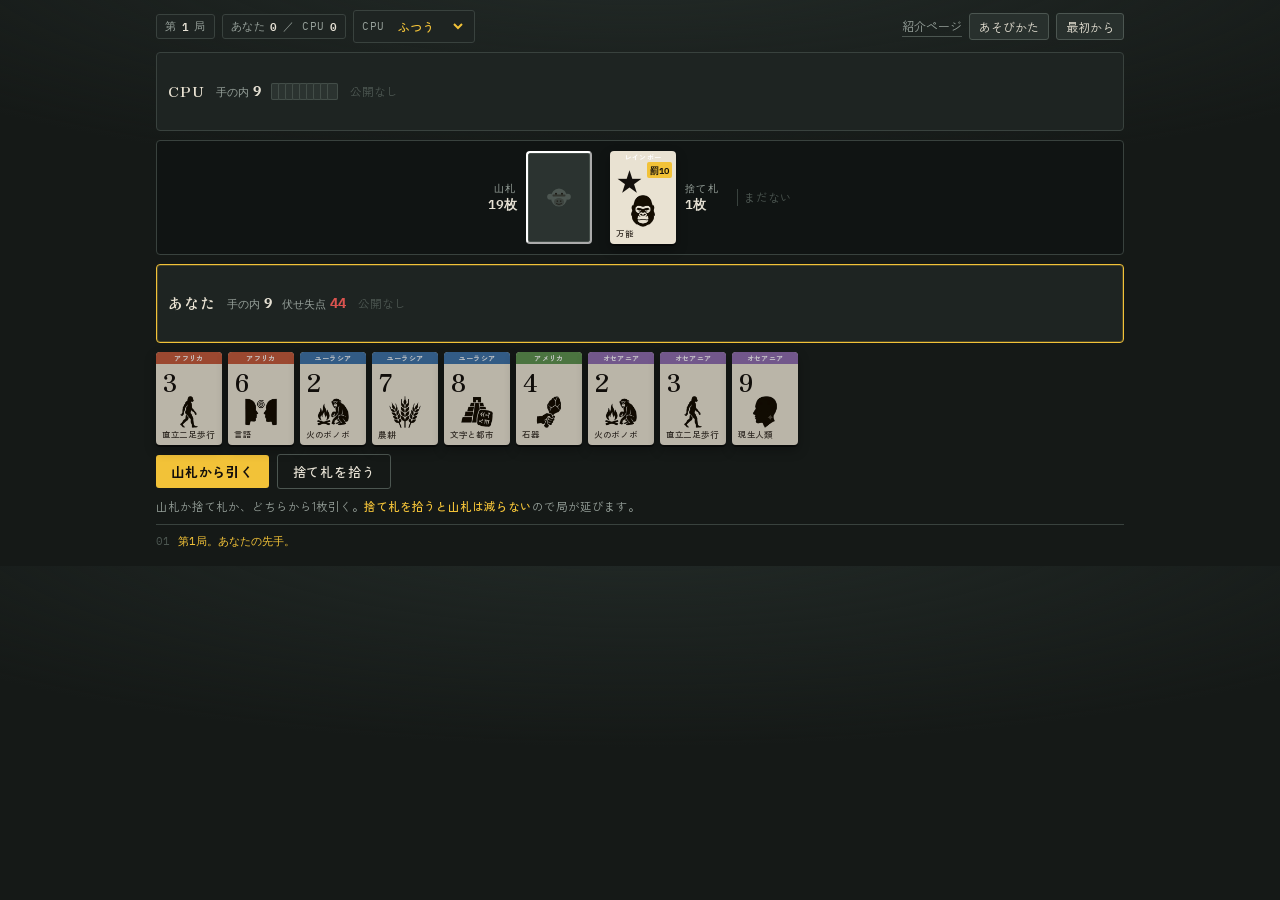
<file: app/index.html>
<!doctype html>
<html lang="ja">
<head>
<meta charset="utf-8">
<meta name="viewport" content="width=device-width,initial-scale=1,viewport-fit=cover">
<link rel="canonical" href="https://pikaring.github.io/gorilla-gorilla-gorilla/app/">
<title>若い類人猿のための第三のゴリラ</title>
<link rel="preconnect" href="https://fonts.googleapis.com">
<link rel="preconnect" href="https://fonts.gstatic.com" crossorigin>
<link rel="stylesheet" href="https://fonts.googleapis.com/css2?family=Zen+Antique&family=Zen+Kaku+Gothic+New:wght@400;500;700&family=IBM+Plex+Mono:wght@400;600&display=swap">
<style>
  :root{
    --bg:#151917; --bg2:#101413; --panel:#1E2422; --panel2:#28302D;
    --line:#39423E; --line2:#4C5651;
    --fg:#E6E1D4; --muted:#96A09A;
    --bone:#E9E2D2; --bone2:#D3CBB8; --ink:#14100C;
    --af:#C25A3C; --eu:#3F72A6; --am:#5E9150; --oc:#8E6DAE;
    --banana:#F2C238; --alarm:#D9534F; --ok:#6FA96B;
    --disp:"Zen Antique","Hiragino Mincho ProN","Yu Mincho",serif;
    --body:"Zen Kaku Gothic New","Hiragino Sans","Noto Sans JP",sans-serif;
    --mono:"IBM Plex Mono",ui-monospace,SFMono-Regular,Menlo,monospace;
    color-scheme:dark;
    padding-top:env(safe-area-inset-top, 0px);
    padding-bottom:env(safe-area-inset-bottom, 0px);
  }
  *{box-sizing:border-box}
  /* 単体配信（GitHub Pages）では骨組みが付かないので、自前で持つ。
     作者スタイルはブラウザ標準の [hidden]{display:none} に勝つため、!important が要る。 */
  [hidden]{display:none!important}
  img{max-width:100%}
  body{margin:0; background:var(--bg); color:var(--fg); font-family:var(--body); font-size:15px; line-height:1.5;
    -webkit-text-size-adjust:100%;
    background-image:radial-gradient(120% 70% at 50% -10%, #232b28 0%, rgba(21,25,23,0) 60%)}
  .wrap{max-width:1000px; margin:0 auto; padding-inline:16px; padding-block:10px 16px;
    display:flex; flex-direction:column; gap:9px}

  /* ── 細い操作帯（タイトルは紹介ページへ逃がした） ── */
  .bar{display:flex; flex-wrap:wrap; gap:7px; align-items:center}
  .bar .spacer{flex:1 1 auto}
  .chip{font-family:var(--mono); font-size:11px; letter-spacing:.05em; color:var(--muted);
    background:var(--panel); border:1px solid var(--line); border-radius:3px; padding:3px 8px;
    display:flex; gap:5px; align-items:center}
  .chip b{color:var(--fg); font-weight:600; font-variant-numeric:tabular-nums}
  select,.btn{font-family:var(--body); font-size:12px; color:var(--fg); background:var(--panel2);
    border:1px solid var(--line2); border-radius:3px; padding:4px 9px; cursor:pointer}
  select{padding:3px 4px; background:transparent; border:none; color:var(--banana); font-weight:500}
  .btn:hover{background:var(--line)}
  .btn:focus-visible, select:focus-visible, .card:focus-visible{outline:2px solid var(--banana); outline-offset:2px}
  .home{color:var(--muted); font-size:12px; text-decoration:none; border-bottom:1px solid var(--line2); padding-bottom:1px}
  .home:hover{color:var(--banana); border-color:var(--banana)}

  /* ── 対戦者の列（公開組を同じ行に畳んだ） ── */
  .side{display:flex; gap:12px; align-items:center; flex-wrap:wrap; min-height:79px;
    background:var(--panel); border:1px solid var(--line); border-radius:4px; padding:7px 11px}
  .side.active{border-color:var(--banana); box-shadow:inset 0 0 0 1px rgba(242,194,56,.22)}
  .sideinfo{display:flex; gap:10px; align-items:center; flex-wrap:wrap; min-width:150px}
  .who{font-family:var(--disp); font-size:15px; letter-spacing:.08em; color:var(--bone)}
  .stat{font-family:var(--mono); font-size:10.5px; color:var(--muted); display:flex; gap:4px; align-items:baseline}
  .stat b{font-size:14px; color:var(--fg); font-variant-numeric:tabular-nums}
  .stat.pen b{color:var(--alarm)}
  .backfan{display:flex}
  .backfan i{display:block;width:11px;height:17px;border-radius:2px;background-color:#2B3330;
    box-shadow:inset 0 0 0 1px #434D48; margin-left:-4px}
  .backfan i:first-child{margin-left:0}
  .melds{display:flex; gap:10px; flex-wrap:wrap; align-items:center}
  .meldset{display:flex; gap:2px; padding:3px; border:1px dashed var(--line2); border-radius:4px; background:rgba(255,255,255,.02)}
  .meldset .mlabel{writing-mode:vertical-rl; font-size:8.5px; letter-spacing:.06em; color:var(--muted); align-self:center; padding:0 1px}
  .noneyet{font-size:11.5px; color:var(--line2)}

  /* ── 場：枚数は山札の左／捨て札の右 ── */
  .tablerow{display:flex; gap:18px; align-items:center; flex-wrap:wrap; justify-content:center;
    background:var(--bg2); border:1px solid var(--line); border-radius:4px; padding:10px 14px}
  .pile{display:flex; gap:9px; align-items:center}
  .pcap{display:flex; flex-direction:column; gap:1px; font-family:var(--mono); font-size:10px; line-height:1.25}
  .pcap span{color:var(--muted); letter-spacing:.14em}
  .pcap b{color:var(--fg); font-size:13px; font-variant-numeric:tabular-nums; font-weight:600}
  .pcap.toleft{align-items:flex-end; text-align:right}
  .pcap.toright{align-items:flex-start; text-align:left}
  .deckback{width:66px;height:93px;border-radius:4px;background-color:#2B3330;box-shadow:inset 0 0 0 1px #434D48;
    display:grid;place-items:center}
  .deckback.low{box-shadow:inset 0 0 0 1px var(--alarm)}
  .emptyslot{width:66px;height:93px;border-radius:4px;border:1px dashed var(--line2);display:grid;place-items:center;
    font-size:11px;color:var(--line2)}
  .recent{display:flex; gap:3px; align-items:center; padding-left:6px; border-left:1px solid var(--line)}
  .recent .card{opacity:.4}

  /* ── 札 ── */
  .card{position:relative; width:66px; height:93px; flex:none; border-radius:4px; border:none;
    background:var(--bone); color:var(--ink); padding:0; cursor:default; font-family:var(--body);
    display:flex; flex-direction:column; overflow:hidden; text-align:left;
    box-shadow:0 2px 0 rgba(0,0,0,.45), 0 5px 12px rgba(0,0,0,.3)}
  .card .band{height:6px; flex:none}
  .card .num{font-family:var(--disp); font-size:29px; line-height:1; padding:6px 0 0 7px; letter-spacing:-.02em}
  .card .cont{font-size:8px; letter-spacing:.06em; padding:0 7px; margin-top:2px; font-weight:700}
  .card .stage{font-size:8.5px; line-height:1.3; letter-spacing:-.03em; padding:0 6px; margin-top:auto; margin-bottom:5px; color:#3A332B; font-weight:500}
  .card .pen{position:absolute; right:4px; top:11px; font-family:var(--mono); font-size:8.5px; font-weight:600;
    color:var(--ink); background:var(--banana); border-radius:2px; padding:0 3px}
  .card .apeart{position:absolute; right:4px; bottom:19px; opacity:.85}
  /* 絵札 — img/1.png … img/9.png を置くと自動で切り替わる */
  /* 絵は伸び縮みさせる。高さを固定すると、狭い画面で段名の場所が残らず切れる。
     min-height:0 で縮めるようにし、文字側は内容ぶんの高さを保つ。 */
  .card .art{display:block; width:100%; flex:1 1 auto; min-height:0; max-height:38px;
    object-fit:contain; margin-top:1px; mix-blend-mode:multiply; pointer-events:none}
  .card.arton .band{height:12px}
  /* 絵にすると大陸名の行が消えるので、色帯の中に入れて残す */
  .card.arton .cont{position:absolute; top:0; left:0; right:0; height:12px; line-height:12px;
    margin:0; padding:0 6px; font-size:7px; letter-spacing:.04em;
    color:rgba(255,255,255,.95)!important; text-align:center}
  .card.sm.arton .cont{display:none}
  .card.arton .apeart{display:none}
  .card.arton .num{font-size:25px; padding-top:5px}
  .card.sm .art{max-height:22px}
  .card.sm.arton .band{height:6px}
  .card.sm.arton .num{font-size:16px; padding-top:3px}
  .card.sm{width:42px;height:60px}
  .card.sm .band{height:4px}
  .card.sm .num{font-size:18px;padding:3px 0 0 5px}
  .card.sm .cont{font-size:6.5px;padding:0 5px}
  .card.sm .stage{font-size:7px;padding:0 4px;margin-bottom:3px}
  .card.sm .pen{font-size:7px;top:6px;right:3px}
  .card.sm .apeart{bottom:11px;right:2px}
  .card.pick{cursor:pointer; transition:transform .12s ease, box-shadow .12s ease}
  .card.pick:hover,.card.pick:focus-visible{transform:translateY(-8px); box-shadow:0 8px 0 rgba(0,0,0,.4),0 14px 24px rgba(0,0,0,.45)}
  .card.idle{filter:brightness(.8)}
  .card.fresh{box-shadow:0 0 0 2px var(--banana), 0 5px 12px rgba(0,0,0,.4)}

  /* ── 手の内と操作 ── */
  .hand{display:flex; gap:6px; flex-wrap:wrap; min-height:93px; align-items:flex-start}
  .ctl{display:flex; gap:8px; flex-wrap:wrap; align-items:center; min-height:30px}
  .ctl:empty{display:none}
  .bigbtn{font-family:var(--body); font-size:13px; font-weight:700; letter-spacing:.06em;
    background:var(--banana); color:var(--ink); border:none; border-radius:3px; padding:7px 15px; cursor:pointer}
  .bigbtn:hover{filter:brightness(1.08)}
  .bigbtn.ghost{background:transparent; color:var(--fg); border:1px solid var(--line2); font-weight:500}
  .bigbtn.ghost:hover{background:var(--panel2); filter:none}
  .bigbtn.win{background:var(--ok); color:#0E1410; font-family:var(--disp); font-size:16px; letter-spacing:.14em; padding:6px 19px}
  .expbtn{display:flex; align-items:center; gap:5px; background:var(--panel2); border:1px solid var(--line2);
    border-radius:3px; padding:3px 7px 3px 5px; cursor:pointer; font-family:var(--body); font-size:11px; color:var(--fg)}
  .expbtn:hover{border-color:var(--banana)}
  .expbtn .mini{display:flex; gap:2px}
  .expbtn .mini span{width:10px;height:14px;border-radius:2px;display:block}
  .hintline{font-size:11.5px; color:var(--muted); line-height:1.45}
  .hintline em{color:var(--banana); font-style:normal; font-weight:500}
  .hintline .warn{color:var(--alarm)}

  .log{border-top:1px solid var(--line); padding-top:7px;
    font-family:var(--mono); font-size:11px; line-height:1.7; color:var(--muted);
    max-height:58px; overflow-y:auto}
  .log div{display:flex; gap:8px}
  .log .t{color:var(--line2); flex:none}
  .log .you{color:#BFD8C6} .log .cpu{color:#D8C6BF}
  .log .hot{color:var(--banana)} .log .bad{color:var(--alarm)}

  /* ── モーダル ── */
  .modal{position:fixed; inset:0; z-index:60; background:rgba(10,13,12,.9); display:grid; place-items:center; padding:20px; overflow-y:auto}
  .sheet{background:var(--panel); border:1px solid var(--line2); border-radius:5px; max-width:580px; width:100%;
    padding:22px; box-shadow:0 20px 60px rgba(0,0,0,.6)}
  .sheet h2{font-family:var(--disp); font-size:21px; margin:0 0 4px; color:var(--bone); letter-spacing:.06em}
  .sheet h3{font-family:var(--disp); font-size:15px; margin:18px 0 6px; color:var(--banana); letter-spacing:.08em}
  .sheet p,.sheet li{font-size:13.5px; margin:6px 0; line-height:1.65}
  .sheet ul{padding-left:1.2em; margin:6px 0}
  .sheet .sub{color:var(--muted); font-size:12.5px; margin-top:0}
  .ladder{display:grid; grid-template-columns:repeat(auto-fill,minmax(118px,1fr)); gap:5px; margin:8px 0}
  .ladder div{font-size:11.5px; background:var(--panel2); border-left:2px solid var(--line2); padding:4px 8px}
  .ladder div b{font-family:var(--mono); color:var(--banana); margin-right:6px}
  .ladder div.ape{border-left-color:var(--banana); color:var(--banana)}
  .result{font-family:var(--disp); font-size:29px; letter-spacing:.08em; margin:6px 0 2px}
  .result.win{color:var(--ok)} .result.lose{color:var(--alarm)} .result.draw{color:var(--muted)}
  .tally{display:flex; gap:10px; margin:14px 0; font-family:var(--mono)}
  .tally div{flex:1; background:var(--panel2); border:1px solid var(--line); border-radius:3px; padding:10px; text-align:center}
  .tally b{display:block; font-size:27px; color:var(--fg); font-variant-numeric:tabular-nums; line-height:1.2}
  .tally span{font-size:11px; color:var(--muted); letter-spacing:.1em}
  .deadlist{display:flex; gap:4px; flex-wrap:wrap; margin:8px 0}
  .sheetfoot{display:flex; gap:9px; margin-top:18px; flex-wrap:wrap}

  @media (max-width:560px){
    .card{width:56px;height:80px}
    .card .num{font-size:24px;padding:5px 0 0 6px}
    .card .stage{font-size:7.5px;padding:0 5px}
    .card .cont{font-size:7px;padding:0 6px}
    .card.arton .band{height:10px}
    .card.arton .num{font-size:21px; padding-top:3px}
    .deckback,.emptyslot{width:56px;height:80px}
    .tablerow{gap:12px}
    .recent{display:none}
    .side{min-height:0}
  }
  @media (prefers-reduced-motion:reduce){ *{animation-duration:.01ms!important; transition-duration:.01ms!important} }
</style>
</head>
<body>
<svg width="0" height="0" style="position:absolute" aria-hidden="true"><symbol id="ape" viewBox="0 0 100 100">
  <circle cx="16" cy="45" r="11.5"/><circle cx="84" cy="45" r="11.5"/>
  <ellipse cx="50" cy="48" rx="31" ry="35"/>
  <rect x="25" y="37" width="50" height="7" rx="3.5" fill="#17130E" opacity=".5"/>
  <circle cx="38.5" cy="33.5" r="3.6" fill="#17130E"/><circle cx="61.5" cy="33.5" r="3.6" fill="#17130E"/>
  <ellipse cx="50" cy="65" rx="19.5" ry="15" fill="#17130E" opacity=".28"/>
  <ellipse cx="43.5" cy="62" rx="3.2" ry="2.4" fill="#17130E"/><ellipse cx="56.5" cy="62" rx="3.2" ry="2.4" fill="#17130E"/>
  <path d="M40 72 Q50 78.5 60 72" fill="none" stroke="#17130E" stroke-width="2.6" stroke-linecap="round"/>
</symbol></svg>

<div class="wrap">
  <div class="bar">
    <span class="chip">第 <b id="handNum">1</b> 局</span>
    <span class="chip">あなた <b id="youScore">0</b> ／ CPU <b id="cpuScore">0</b></span>
    <span class="chip">CPU <select id="diffSel" aria-label="難易度">
      <option value="easy">やさしい</option><option value="normal" selected>ふつう</option><option value="hard">ゴリラ級</option>
    </select></span>
    <span class="spacer"></span>
    <a class="home" href="../index.html">紹介ページ</a>
    <button class="btn" id="rulesBtn">あそびかた</button>
    <button class="btn" id="resetBtn">最初から</button>
  </div>

  <section class="side" id="seatCpu">
    <div class="sideinfo">
      <span class="who">CPU</span>
      <span class="stat">手の内 <b id="cpuCount">9</b></span>
      <span class="backfan" id="cpuFan" aria-hidden="true"></span>
    </div>
    <div class="melds" id="cpuMelds"></div>
  </section>

  <div class="tablerow">
    <div class="pile">
      <div class="pcap toleft"><span>山札</span><b id="deckCount">0枚</b></div>
      <div id="deckSlot"></div>
    </div>
    <div class="pile">
      <div id="discardSlot"></div>
      <div class="pcap toright"><span>捨て札</span><b id="discardCount">0枚</b></div>
    </div>
    <div class="recent" id="recent"></div>
  </div>

  <section class="side" id="seatYou">
    <div class="sideinfo">
      <span class="who">あなた</span>
      <span class="stat">手の内 <b id="youCount">9</b></span>
      <span class="stat pen">伏せ失点 <b id="youDead">0</b></span>
    </div>
    <div class="melds" id="youMelds"></div>
  </section>

  <div class="hand" id="hand"></div>
  <div class="ctl" id="exposebar"></div>
  <div class="ctl" id="actions"></div>
  <div class="hintline" id="hint"></div>
  <div class="log" id="log" aria-live="polite"></div>
</div>
<div class="modal" id="modal" hidden><div class="sheet" id="sheet"></div></div>

<script>
(function(){
"use strict";

/* ══ 定数 ══════════════════════════════════════════════ */
var CONT = {
  af:{name:"アフリカ",   hex:"#C25A3C"},
  eu:{name:"ユーラシア", hex:"#3F72A6"},
  am:{name:"アメリカ",   hex:"#5E9150"},
  oc:{name:"オセアニア", hex:"#8E6DAE"}
};
var CIDS = ["af","eu","am","oc"];
var STAGE = ["","樹上のサル","火のボノボ","直立二足歩行","石器","ゴリラ","言語","農耕","文字と都市","現生人類"];
var APE_RANK = 5;      // ゴリラが座る段
var APE_PEN  = 10;     // ゴリラの罰点
var GOAL     = 100;    // この点に達したら勝ち
var KNOCK_MAX  = 10;   // ゴリラ宣言できる伏せ札の上限（未満）
var NINE_BONUS = 9;    // 組に使った現生人類1枚あたりの得点
var RAINBOW  = "linear-gradient(90deg,#C25A3C 0 25%,#3F72A6 25% 50%,#5E9150 50% 75%,#8E6DAE 75% 100%)";

var DIFF = {
  easy:   {label:"やさしい", danger:0.0, noise:5.0, exposeEarly:0.30, look:0.35},
  normal: {label:"ふつう",   danger:0.9, noise:2.0, exposeEarly:0.08, look:0.75},
  hard:   {label:"ゴリラ級", danger:1.7, noise:0.4, exposeEarly:0.00, look:1.00}
};

/* 絵札。img/5.png の有無だけ見て、あれば全札を絵に差し替える。
   レインボーゴリラもゴリラなので 5 の絵を共用する。 */
var ART_DIR = "../img/", ART_EXT = ".png", ART_ON = false;
function artSrc(c){ return ART_DIR + (c.kind === "rainbow" ? 5 : c.n) + ART_EXT; }

var G = null, uid = 0, timers = [];
function later(fn,ms){ var t=setTimeout(fn,ms); timers.push(t); return t; }
function clearTimers(){ timers.forEach(clearTimeout); timers=[]; }
function $(id){ return document.getElementById(id); }
function shuffle(a){ for(var i=a.length-1;i>0;i--){ var j=Math.floor(Math.random()*(i+1)),t=a[i];a[i]=a[j];a[j]=t; } return a; }

/* ══ 札 ════════════════════════════════════════════════ */
function isApe(c){ return c.kind === "ape" || c.kind === "rainbow"; }
function points(c){ return isApe(c) ? APE_PEN : c.n; }

function buildDeck(){
  var d = [];
  CIDS.forEach(function(col){
    for (var n=1;n<=9;n++){
      d.push({ id:++uid, kind:(n===APE_RANK ? "ape" : "num"), color:col, n:n });
    }
  });
  d.push({ id:++uid, kind:"rainbow", color:null, n:null });
  d.push({ id:++uid, kind:"rainbow", color:null, n:null });
  return shuffle(d);
}

/* ══ 組の探索 ══════════════════════════════════════════
   系譜 = 同じ大陸の連続する3段階 ／ 伝播 = 異なる3大陸の同じ段階
   レインボーは1組につき1枚までオールマイティに使える           */
function comb2(a){ var o=[],i,j; for(i=0;i<a.length;i++) for(j=i+1;j<a.length;j++) o.push([a[i],a[j]]); return o; }
function comb3(a){ var o=[],i,j,k; for(i=0;i<a.length;i++) for(j=i+1;j<a.length;j++) for(k=j+1;k<a.length;k++) o.push([a[i],a[j],a[k]]); return o; }

function findMelds(cards){
  var out = [];
  var wilds = cards.filter(function(c){ return c.kind==="rainbow"; });
  var real  = cards.filter(function(c){ return c.kind!=="rainbow"; });
  function at(col,n){
    for (var i=0;i<real.length;i++) if (real[i].color===col && real[i].n===n) return real[i];
    return null;
  }
  CIDS.forEach(function(col){
    for (var s=1;s<=7;s++){
      var got = [at(col,s), at(col,s+1), at(col,s+2)].filter(Boolean);
      if (got.length===3){
        out.push({type:"line", color:col, start:s, cards:got, wild:0});
      } else if (got.length===2){
        wilds.forEach(function(w){ out.push({type:"line", color:col, start:s, cards:got.concat([w]), wild:1}); });
      }
    }
  });
  for (var n=1;n<=9;n++){
    var cs = real.filter(function(c){ return c.n===n; });
    comb3(cs).forEach(function(t){ out.push({type:"spread", n:n, cards:t, wild:0}); });
    comb2(cs).forEach(function(t){
      wilds.forEach(function(w){ out.push({type:"spread", n:n, cards:t.concat([w]), wild:1}); });
    });
  }
  return out;
}

function deadOf(cards){ var s=0; cards.forEach(function(c){ s+=points(c); }); return s; }

/* 精算。伏せ札は完成した組であっても額面どおりに数える。
   0点にできるのは公開した組だけ——これが公開する利点そのもの。 */
function settleOf(P){ return { dead: deadOf(P.hand), rest: P.hand.slice() }; }

/* 手の内を「最大数の組 → 最小の失点」で分解する */
function bestPartition(cards, maxMelds){
  if (maxMelds === undefined) maxMelds = 3;
  var melds = findMelds(cards);
  var best = { melds:[], dead:deadOf(cards), rest:cards.slice() };
  var used = {};
  function rec(start, chosen){
    if (chosen.length){
      var rest = cards.filter(function(c){ return !used[c.id]; });
      var d = deadOf(rest);
      if (chosen.length > best.melds.length || (chosen.length === best.melds.length && d < best.dead)){
        best = { melds:chosen.slice(), dead:d, rest:rest };
      }
    }
    if (chosen.length >= maxMelds) return;
    for (var i=start;i<melds.length;i++){
      var m = melds[i], ok = true;
      for (var k=0;k<3;k++) if (used[m.cards[k].id]) { ok=false; break; }
      if (!ok) continue;
      m.cards.forEach(function(c){ used[c.id]=true; });
      chosen.push(m);
      rec(i+1, chosen);
      chosen.pop();
      m.cards.forEach(function(c){ used[c.id]=false; });
    }
  }
  rec(0, []);
  return best;
}

/* 1枚捨てれば上がれるか。戻り値は {discard, melds} または null */
function winOption(hand, exposed){
  var need = 3 - exposed;
  if (need <= 0) return null;
  if (hand.length !== need*3 + 1) return null;
  for (var i=0;i<hand.length;i++){
    var rest = hand.slice(0,i).concat(hand.slice(i+1));
    var p = bestPartition(rest, need);
    if (p.melds.length === need && p.dead === 0) return { discard:hand[i], melds:p.melds };
  }
  return null;
}

/* ゴリラ宣言。ゴリラ1枚を場に出す代わりに、3組そろう前に局を終える。
   条件は「2組 ＋ 出すゴリラ1枚 ＋ 残り2枚が KNOCK_MAX 点未満」。
   出したゴリラは失点に数えない——これが宣言の代償であり、成立の前提でもある
   （ゴリラは10点なので、数えると条件を永久に満たせなくなる）。 */
function knockOption(P){
  var E = P.melds.length, hand = P.hand;
  if (E > 2 || hand.length !== 10 - 3*E) return null;
  var need = 2 - E, best = null;
  for (var d=0; d<hand.length; d++){
    var rest = hand.slice(0,d).concat(hand.slice(d+1));
    for (var g=0; g<rest.length; g++){
      if (!isApe(rest[g])) continue;
      var body = rest.slice(0,g).concat(rest.slice(g+1));
      var pt = bestPartition(body, need);
      if (pt.melds.length !== need || pt.dead >= KNOCK_MAX) continue;
      if (!best || pt.dead < best.dead){
        best = { discard:hand[d], gorilla:rest[g], melds:pt.melds, dead:pt.dead, rest:pt.rest };
      }
    }
  }
  return best;
}

/* 現生人類（9）を組に使えたら、その重さぶんが得点になる。
   9は系譜が 7-8-9 の1通りしかなく、失点も9と重い。使う理由がないと札が死ぬ。 */
function humanBonus(P){
  var n = 0;
  P.melds.forEach(function(m){
    m.cards.forEach(function(c){ if (c.kind === "num" && c.n === 9) n++; });
  });
  return n * NINE_BONUS;
}

/* 伏せたまま晒せる組（レインボーを含まないもの）を列挙 */
function exposableMelds(hand, exposed){
  if (exposed >= 3) return [];
  var seen = {}, out = [];
  findMelds(hand).forEach(function(m){
    if (m.wild) return;
    var key = m.cards.map(function(c){ return c.id; }).sort().join("-");
    if (seen[key]) return;
    seen[key] = 1;
    out.push(m);
  });
  return out;
}

/* ══ 局の準備 ══════════════════════════════════════════ */
function newMatch(diff){
  clearTimers();
  G = { diff: diff || (G && G.diff) || "normal", hand:1, score:{you:0,cpu:0}, first:"you" };
  startHand();
}

function startHand(){
  clearTimers();
  var deck = buildDeck();
  G.you = { hand:[], melds:[] };
  G.cpu = { hand:[], melds:[] };
  for (var i=0;i<9;i++){ G.you.hand.push(deck.pop()); G.cpu.hand.push(deck.pop()); }
  G.deck = deck;
  G.discard = [ deck.pop() ];
  G.picks = { you:[], cpu:[] };     // 捨て札から拾った札の記録（読みの材料）
  G.cur = G.first;
  G.phase = "draw";
  G.drawn = null;
  G.over = false;
  G.lastSheet = null;
  G.log = [];
  log("第" + G.hand + "局。" + (G.cur==="you"?"あなた":"CPU") + "の先手。", "hot");
  render();
  if (G.cur === "cpu") later(cpuTurn, 900);
}

function log(t,c){ G.log.push({t:t,c:c||""}); if (G.log.length>60) G.log.shift(); }
function nameOf(w){ return w==="you" ? "あなた" : "CPU"; }
function other(w){ return w==="you" ? "cpu" : "you"; }
function cardName(c){
  if (c.kind === "rainbow") return "レインボーゴリラ";
  if (c.kind === "ape") return CONT[c.color].name + "のゴリラ";
  return CONT[c.color].name + "の" + c.n + "・" + STAGE[c.n];
}
function meldName(m){
  if (m.type === "line") return CONT[m.color].name + " " + m.start + "-" + (m.start+1) + "-" + (m.start+2);
  return "伝播 " + m.n;
}

/* ══ 札の描画 ══════════════════════════════════════════ */
function cardNode(card, opt){
  opt = opt || {};
  var el = document.createElement(opt.click ? "button" : "div");
  el.className = "card" + (opt.sm ? " sm" : "");
  if (opt.click){ el.type = "button"; el.classList.add("pick"); el.addEventListener("click", opt.click); }
  if (opt.idle) el.classList.add("idle");
  if (opt.fresh) el.classList.add("fresh");

  var band = document.createElement("div");
  band.className = "band";
  band.style.background = card.kind === "rainbow" ? RAINBOW : CONT[card.color].hex;
  el.appendChild(band);

  var num = document.createElement("div");
  num.className = "num";
  num.textContent = card.kind === "rainbow" ? "★" : card.n;
  el.appendChild(num);

  var cont = document.createElement("div");
  cont.className = "cont";
  if (card.kind === "rainbow"){ cont.textContent = "レインボー"; cont.style.color = "#8E6DAE"; }
  else { cont.textContent = CONT[card.color].name; cont.style.color = CONT[card.color].hex; }
  el.appendChild(cont);

  if (ART_ON){
    el.classList.add("arton");
    var art = document.createElement("img");
    art.className = "art"; art.alt = ""; art.src = artSrc(card);
    art.addEventListener("error", function(){ el.classList.remove("arton"); art.remove(); });
    el.appendChild(art);
  }

  var st = document.createElement("div");
  st.className = "stage";
  st.textContent = card.kind === "rainbow" ? "万能" : STAGE[card.n];
  el.appendChild(st);

  if (isApe(card)){
    var pen = document.createElement("span");
    pen.className = "pen"; pen.textContent = "罰" + APE_PEN;
    el.appendChild(pen);
    var art = document.createElement("span");
    art.className = "apeart";
    art.innerHTML = '<svg width="' + (opt.sm?16:24) + '" height="' + (opt.sm?16:24) + '" fill="#8C8474"><use href="#ape"/></svg>';
    el.appendChild(art);
  }
  el.setAttribute("aria-label", cardName(card) + (isApe(card) ? "・罰" + APE_PEN + "点" : "・" + card.n + "点"));
  return el;
}

function meldNode(m, sm){
  var box = document.createElement("div");
  box.className = "meldset";
  var lab = document.createElement("span");
  lab.className = "mlabel";
  lab.textContent = m.type === "line" ? "系譜" : "伝播";
  box.appendChild(lab);
  m.cards.forEach(function(c){ box.appendChild(cardNode(c, {sm:sm})); });
  return box;
}

/* ══ 画面 ══════════════════════════════════════════════ */
function sortHand(h){
  return h.slice().sort(function(a,b){
    if (a.kind === "rainbow") return 1;
    if (b.kind === "rainbow") return -1;
    if (a.color !== b.color) return CIDS.indexOf(a.color) - CIDS.indexOf(b.color);
    return a.n - b.n;
  });
}

function render(){
  $("handNum").textContent = G.hand;
  $("cpuCount").textContent = G.cpu.hand.length;
  $("youCount").textContent = G.you.hand.length;
  $("cpuScore").textContent = G.score.cpu;
  $("youScore").textContent = G.score.you;
  $("deckCount").textContent = G.deck.length + "枚";
  $("discardCount").textContent = G.discard.length + "枚";
  $("seatCpu").classList.toggle("active", G.cur==="cpu" && !G.over);
  $("seatYou").classList.toggle("active", G.cur==="you" && !G.over);

  var fan = $("cpuFan"); fan.innerHTML = "";
  for (var i=0;i<G.cpu.hand.length;i++) fan.appendChild(document.createElement("i"));

  var youDead = deadOf(G.you.hand);
  $("youDead").textContent = youDead;

  renderMeldRow($("cpuMelds"), G.cpu.melds);
  renderMeldRow($("youMelds"), G.you.melds);

  // 山札と捨て札
  var ds = $("deckSlot"); ds.innerHTML = "";
  if (G.deck.length){
    var db = document.createElement(G.phase==="draw" && G.cur==="you" && !G.over ? "button" : "div");
    db.className = "deckback" + (G.deck.length <= 4 ? " low" : "");
    db.innerHTML = '<svg width="26" height="26" fill="#4C5651"><use href="#ape"/></svg>';
    if (db.tagName === "BUTTON"){ db.type="button"; db.style.cursor="pointer"; db.addEventListener("click", function(){ playerDraw("deck"); }); }
    ds.appendChild(db);
  } else {
    var es = document.createElement("div"); es.className = "emptyslot"; es.textContent = "空"; ds.appendChild(es);
  }

  var qs = $("discardSlot"); qs.innerHTML = "";
  var top = G.discard.length ? G.discard[G.discard.length-1] : null;
  if (top){
    var canTake = G.phase==="draw" && G.cur==="you" && !G.over;
    qs.appendChild(cardNode(top, canTake ? {click:function(){ playerDraw("discard"); }} : {}));
  } else {
    var es2 = document.createElement("div"); es2.className="emptyslot"; es2.textContent="空"; qs.appendChild(es2);
  }

  var rec = $("recent"); rec.innerHTML = "";
  G.discard.slice(-4, -1).forEach(function(c){ rec.appendChild(cardNode(c, {sm:true})); });
  if (!rec.children.length){ var ph=document.createElement("span"); ph.className="noneyet"; ph.textContent="まだない"; rec.appendChild(ph); }

  // 手の内
  var hand = $("hand"); hand.innerHTML = "";
  var canDiscard = G.cur==="you" && G.phase==="act" && !G.over;
  sortHand(G.you.hand).forEach(function(c){
    hand.appendChild(cardNode(c, {
      click: canDiscard ? function(){ playerDiscard(c); } : null,
      idle: !canDiscard,
      fresh: G.drawn && c.id === G.drawn.id
    }));
  });

  // 公開ボタン
  var bar = $("exposebar"); bar.innerHTML = "";
  if (G.cur==="you" && G.phase==="act" && !G.over){
    exposableMelds(G.you.hand, G.you.melds.length).slice(0,8).forEach(function(m){
      var b = document.createElement("button");
      b.className = "expbtn"; b.type = "button";
      var mini = document.createElement("span"); mini.className = "mini";
      m.cards.forEach(function(c){
        var s = document.createElement("span");
        s.style.background = c.kind==="rainbow" ? RAINBOW : CONT[c.color].hex;
        mini.appendChild(s);
      });
      b.appendChild(mini);
      b.appendChild(document.createTextNode("公開 " + meldName(m)));
      b.addEventListener("click", function(){ playerExpose(m); });
      bar.appendChild(b);
    });
  }

  // 操作と案内
  var act = $("actions"); act.innerHTML = "";
  var hint = $("hint"); hint.innerHTML = "";
  if (G.over){
    // 結果画面を閉じたままでも、次へ進む道と見直す道を盤面に残す
    if (G.lastSheet && $("modal").hidden){
      act.appendChild(mkBtn(G.lastSheet.matchOver ? "もう一度、最初から" : "次の局へ", "",
                            advanceFromSheet));
      act.appendChild(mkBtn("結果をもう一度見る", "ghost", function(){ showSheet(G.lastSheet); }));
      hint.textContent = G.lastSheet.matchOver ? "決着しました。" : "この局は終わりました。";
    }
    renderLog(); return;
  }

  if (G.cur === "cpu"){
    hint.textContent = "CPUの手番…";
  } else if (G.phase === "draw"){
    act.appendChild(mkBtn("山札から引く", "", function(){ playerDraw("deck"); }));
    // 拾う札は場に出ているので、ボタンに名前を繰り返さない（操作行が1行に収まる）
    if (top) act.appendChild(mkBtn("捨て札を拾う", "ghost", function(){ playerDraw("discard"); }));
    hint.innerHTML = "山札か捨て札か、どちらから1枚引く。<em>捨て札を拾うと山札は減らない</em>ので局が延びます。";
  } else {
    var w = winOption(G.you.hand, G.you.melds.length);
    if (w){
      act.appendChild(mkBtn("ゴリラ！", "win", function(){ declareWin("you", w); }));
    }
    var k = knockOption(G.you);
    if (k){
      act.appendChild(mkBtn("ゴリラ宣言（伏せ " + k.dead + "点）", "",
                            function(){ declareKnock("you", k); }));
    }
    hint.innerHTML = "捨てる札をクリック。" +
      (G.you.melds.length < 3 ? "揃った組の公開は精算0点だが手の内が読まれる。" : "") +
      (knockOption(G.you) ? '<em>ゴリラ宣言で、3組そろう前に切り上げられます。</em>' : '') +
      '<span class="warn">レインボーを使った組は上がるまで公開できません。</span>';
  }
  renderLog();
}

function renderMeldRow(el, melds){
  el.innerHTML = "";
  if (!melds.length){
    var ph = document.createElement("span"); ph.className="noneyet"; ph.textContent="公開なし";
    el.appendChild(ph); return;
  }
  melds.forEach(function(m){ el.appendChild(meldNode(m, true)); });
}

function mkBtn(label, cls, fn){
  var b = document.createElement("button");
  b.className = "bigbtn" + (cls ? " "+cls : ""); b.type="button"; b.textContent = label;
  b.addEventListener("click", fn); return b;
}

function renderLog(){
  var el = $("log"); el.innerHTML = "";
  G.log.slice(-40).forEach(function(l,i){
    var d = document.createElement("div");
    var t = document.createElement("span"); t.className="t"; t.textContent = String(i+1).padStart(2,"0");
    var s = document.createElement("span"); s.className = l.c; s.textContent = l.t;
    d.appendChild(t); d.appendChild(s); el.appendChild(d);
  });
  el.scrollTop = el.scrollHeight;
}

/* ══ あなたの手番 ══════════════════════════════════════ */
function playerDraw(src){
  if (G.over || G.cur!=="you" || G.phase!=="draw") return;
  var c;
  if (src === "deck"){
    if (!G.deck.length) return;
    c = G.deck.pop();
    log("あなたは山札から引いた。", "you");
  } else {
    if (!G.discard.length) return;
    c = G.discard.pop();
    G.picks.you.push(c);
    log("あなたは捨て札の " + cardName(c) + " を拾った。", "you");
  }
  G.you.hand.push(c);
  G.drawn = c;
  G.drawnFrom = src;
  G.phase = "act";
  render();
}

function playerExpose(m){
  if (G.over || G.cur!=="you" || G.phase!=="act") return;
  expose(G.you, m);
  log("あなたが " + meldName(m) + " を公開した。", "you");
  if (finishByExpose("you")) return;
  render();
}

/* 3組目を公開したら、それが上がり。手の内には捨てる1枚だけが残っている。 */
function finishByExpose(who){
  var P = G[who];
  if (P.melds.length !== 3 || P.hand.length !== 1) return false;
  declareWin(who, { discard: P.hand[0], melds: [] });
  return true;
}

function playerDiscard(c){
  if (G.over || G.cur!=="you" || G.phase!=="act") return;
  doDiscard(G.you, c);
  log("あなたは " + cardName(c) + " を捨てた。", "you");
  G.drawn = null;
  endTurn();
}

function expose(P, m){
  m.cards.forEach(function(c){
    var i = P.hand.indexOf(c);
    if (i >= 0) P.hand.splice(i,1);
  });
  P.melds.push(m);
}
function doDiscard(P, c){
  var i = P.hand.indexOf(c);
  if (i >= 0) P.hand.splice(i,1);
  G.discard.push(c);
}

function endTurn(){
  if (G.over) return;
  if (!G.deck.length){ settleDraw(); return; }
  G.cur = other(G.cur);
  G.phase = "draw";
  G.drawn = null;
  render();
  if (G.cur === "cpu") later(cpuTurn, 800);
}

/* ══ CPUの手番 ═════════════════════════════════════════ */
function evalHand(cards, maxMelds){
  var p = bestPartition(cards, maxMelds);
  // 伏せ札のうち、あと1枚で組になりうる形に含み益をつける
  var rest = p.rest, bonus = 0;
  for (var i=0;i<rest.length;i++) for (var j=i+1;j<rest.length;j++){
    var a = rest[i], b = rest[j];
    if (a.kind==="rainbow" || b.kind==="rainbow"){ bonus += 4; continue; }
    var pair = (a.color===b.color && Math.abs(a.n-b.n)<=2) || (a.n===b.n);
    if (!pair) continue;
    bonus += 3;
    if (a.n===9 || b.n===9) bonus += 2;      // 9は完成すれば得点になるので、育てる価値がある
  }
  // すでに組に入っている現生人類は、そのぶん得点になる見込み
  var nine = 0;
  p.melds.forEach(function(m){ m.cards.forEach(function(c){ if (c.kind==="num" && c.n===9) nine++; }); });
  return p.dead - Math.min(bonus, 16) - nine * NINE_BONUS * 0.5;
}

/* 相手が欲しがっていそうな札ほど捨てにくい */
function danger(card){
  var d = 0;
  G.picks.you.forEach(function(p){
    if (p.kind === "rainbow" || card.kind === "rainbow"){ d += 3; return; }
    if (card.color === p.color && Math.abs(card.n - p.n) <= 2) d += 5;
    if (card.n === p.n) d += 4;
  });
  G.you.melds.forEach(function(m){
    if (m.type === "line" && card.color === m.color) d += 1;
    if (m.type === "spread" && card.n === m.n) d += 1;
  });
  if (isApe(card)) d += 3;                       // 進歩の真ん中はどの系譜にも刺さる
  if (G.you.melds.length >= 2) d += 4;           // 相手は残り1組
  return d;
}

function cpuTurn(){
  if (G.over || G.cur!=="cpu" || G.phase!=="draw") return;
  var d = DIFF[G.diff];
  var need = 3 - G.cpu.melds.length;
  var top = G.discard.length ? G.discard[G.discard.length-1] : null;

  // 拾うか引くか
  var take = false;
  if (top){
    var withTop = evalHand(G.cpu.hand.concat([top]), need);
    var base = evalHand(G.cpu.hand, need);
    // 拾えば即上がれるなら必ず拾う
    if (winOption(G.cpu.hand.concat([top]), G.cpu.melds.length)) take = true;
    else take = (withTop < base - 1.5) && Math.random() < d.look + 0.2;
  }
  if (!take && !G.deck.length) take = !!top;

  var c;
  if (take){
    c = G.discard.pop();
    G.picks.cpu.push(c);
    log("CPUが捨て札の " + cardName(c) + " を拾った。", "cpu");
  } else {
    c = G.deck.pop();
    log("CPUは山札から引いた。", "cpu");
  }
  G.cpu.hand.push(c);
  G.drawnFrom = take ? "discard" : "deck";
  G.phase = "act";
  render();

  later(function(){
    // 上がれるか
    var w = winOption(G.cpu.hand, G.cpu.melds.length);
    if (w){ declareWin("cpu", w); return; }

    // ゴリラ宣言。相手の伏せ札は見えないので、公開情報（相手の公開組数・山札の残り）と
    // 自分の伏せ札の軽さだけで決める
    var k = knockOption(G.cpu);
    if (k){
      var urgency = G.you.melds.length * 2 + (G.deck.length <= 10 ? 3 : (G.deck.length <= 16 ? 1 : 0));
      var worth = urgency + (KNOCK_MAX - k.dead) / 2.5 + (Math.random() - 0.5) * d.noise;
      if (k.dead <= 2 || worth >= 4.5){ declareKnock("cpu", k); return; }
    }

    // 公開するか。手の内を晒す代わりに、先に上がられてもその組が失点にならない。
    // 相手が近いほど、また組が重いほど、公開する価値が上がる。
    var risk = (G.you.melds.length >= 2 ? 4 : G.you.melds.length * 2) +
               (G.deck.length <= 6 ? 3 : (G.deck.length <= 12 ? 1 : 0)) +
               (G.picks.you.length >= 3 ? 1 : 0);
    var opts = exposableMelds(G.cpu.hand, G.cpu.melds.length);
    if (opts.length){
      // いちばん重い組から公開する（守る価値が大きい）
      opts.sort(function(a, b){ return deadOf(b.cards) - deadOf(a.cards); });
      var m = opts[0];
      var worth = risk + deadOf(m.cards) / 6;
      if (worth >= 3 || Math.random() < d.exposeEarly){
        expose(G.cpu, m);
        log("CPUが " + meldName(m) + " を公開した。", "cpu");
        if (finishByExpose("cpu")) return;
        render();
      }
    }

    later(function(){
      // 捨てる
      var needNow = 3 - G.cpu.melds.length;
      var bestCard = null, bestScore = Infinity;
      G.cpu.hand.forEach(function(cand){
        var rest = G.cpu.hand.filter(function(x){ return x !== cand; });
        var s = evalHand(rest, needNow) + danger(cand) * d.danger + (Math.random()-0.5) * d.noise;
        if (s < bestScore){ bestScore = s; bestCard = cand; }
      });
      doDiscard(G.cpu, bestCard);
      log("CPUは " + cardName(bestCard) + " を捨てた。", "cpu");
      G.drawn = null;
      render();
      later(endTurn, 500);
    }, 420);
  }, 620);
}

/* ══ 精算 ══════════════════════════════════════════════ */
function declareWin(who, w){
  if (G.over) return;
  G.over = true;
  clearTimers();
  doDiscard(G[who], w.discard);
  w.melds.forEach(function(m){ expose(G[who], m); });

  var loser = other(who);
  var lp = settleOf(G[loser]);
  var bonus = humanBonus(G[who]);
  var gained = lp.dead + bonus;
  G.score[who] += gained;

  var call = "ゴリラ！";
  var how = G.drawnFrom === "discard" ? "捨て札を拾って" : "山札から引いて";
  log(nameOf(who) + "が" + how + call + " " + nameOf(loser) + "の伏せ札 " + lp.dead + "点" +
      (bonus ? "＋現生人類 " + bonus + "点" : "") + " を獲得。",
      who==="you" ? "hot" : "bad");
  render();
  later(function(){
    showSheet({ kind:"win", winner:who, call:call, gained:gained, bonus:bonus,
                dead:lp.dead, deadCards:lp.rest });
  }, 650);
}

function declareKnock(who, k){
  if (G.over) return;
  G.over = true;
  clearTimers();
  doDiscard(G[who], k.discard);
  var gi = G[who].hand.indexOf(k.gorilla);
  if (gi >= 0) G[who].hand.splice(gi, 1);
  G.discard.push(k.gorilla);                 // ゴリラは場へ。失点に数えない
  k.melds.forEach(function(m){ expose(G[who], m); });

  var foe = other(who);
  var mine = settleOf(G[who]);
  var theirs = settleOf(G[foe]);
  var diff = Math.max(0, theirs.dead - mine.dead);
  var bonus = humanBonus(G[who]);
  var gained = diff + bonus;
  G.score[who] += gained;

  log(nameOf(who) + "がゴリラ宣言。伏せ札 " + mine.dead + "点 対 " + theirs.dead + "点で差の " +
      diff + "点" + (bonus ? "＋現生人類 " + bonus + "点" : "") + " を獲得。",
      who === "you" ? "hot" : "bad");
  render();
  later(function(){
    showSheet({ kind:"knock", winner:who, gained:gained, bonus:bonus,
                mine:mine.dead, theirs:theirs.dead,
                myRest:mine.rest, foeRest:theirs.rest });
  }, 650);
}

function settleDraw(){
  if (G.over) return;
  G.over = true;
  clearTimers();
  var yp = settleOf(G.you);
  var cp = settleOf(G.cpu);
  var winner = null, gained = 0;
  if (yp.dead < cp.dead){ winner = "you"; gained = cp.dead - yp.dead; }
  else if (cp.dead < yp.dead){ winner = "cpu"; gained = yp.dead - cp.dead; }
  if (winner) G.score[winner] += gained;
  log("山札が尽きて流局。あなた " + yp.dead + "点 ／ CPU " + cp.dead + "点。" +
      (winner ? nameOf(winner) + "が差の " + gained + "点を獲得。" : "同点。"), "hot");
  render();
  later(function(){
    showSheet({ kind:"draw", winner:winner, gained:gained, youDead:yp.dead, cpuDead:cp.dead,
                youRest:yp.rest, cpuRest:cp.rest });
  }, 550);
}

/* 結果画面を閉じる。盤面側に進む手立てを出し直したいので、必ず描き直す。 */
function closeModal(){
  $("modal").hidden = true;
  if (G) render();
}

/* 結果画面の主ボタン。次の局へ、決着していれば最初から。 */
function advanceFromSheet(){
  $("modal").hidden = true;
  var r = G.lastSheet;
  G.lastSheet = null;
  if (r && r.matchOver) { newMatch(); return; }
  G.hand++; G.first = other(G.first); startHand();
}

function showSheet(r){
  var over = (G.score.you >= GOAL || G.score.cpu >= GOAL);
  r.matchOver = over;
  G.lastSheet = r;
  var s = $("sheet"), h = "";

  if (over){
    var win = G.score.you > G.score.cpu;
    var tie = G.score.you === G.score.cpu;
    h += '<h2>決着</h2>';
    h += '<div class="result ' + (tie?"draw":(win?"win":"lose")) + '">' +
         (tie ? "引き分け" : (win ? "あなたの勝ち" : "あなたの負け")) + '</div>';
    if (!tie) h += '<p class="sub">' + (win ? "CPU" : "あなた") + 'は今日一日「ゴリラさん」。</p>';
  } else if (r.kind === "win"){
    h += '<h2>' + nameOf(r.winner) + 'の' + r.call + '</h2>';
    h += '<p class="sub">' + nameOf(other(r.winner)) + 'の伏せ札 ' + r.dead + '点' +
         (r.bonus ? '　＋　現生人類 ' + r.bonus + '点' : '') +
         '　＝　' + nameOf(r.winner) + 'に ' + r.gained + '点。</p>';
  } else if (r.kind === "knock"){
    h += '<h2>' + nameOf(r.winner) + 'のゴリラ宣言</h2>';
    h += '<p class="sub">ゴリラを1枚場に出し、3組そろう前に局を終えた。' +
         '伏せ札は ' + nameOf(r.winner) + ' ' + r.mine + '点 対 ' + nameOf(other(r.winner)) + ' ' + r.theirs + '点。' +
         'その差 ' + Math.max(0, r.theirs - r.mine) + '点' +
         (r.bonus ? '　＋　現生人類 ' + r.bonus + '点' : '') +
         '　＝　' + r.gained + '点。</p>';
  } else {
    h += '<h2>流局</h2>';
    h += '<p class="sub">山札が尽きたので強制精算。' +
         (r.winner ? nameOf(r.winner) + 'が差の ' + r.gained + '点を獲得。' : '同点で動きなし。') + '</p>';
  }

  h += '<div class="tally">' +
       '<div><span>あなた</span><b>' + G.score.you + '</b></div>' +
       '<div><span>CPU</span><b>' + G.score.cpu + '</b></div></div>';
  h += '<p class="sub">' + GOAL + '点に先に届いた方の勝ち。</p>';

  s.innerHTML = h;

  // 伏せ札の内訳を並べる
  function deadBlock(title, cards, total){
    if (!cards || !cards.length){
      var p = document.createElement("p"); p.className="sub";
      p.textContent = title + "：伏せ札なし（0点）"; return p;
    }
    var wrap = document.createElement("div");
    var lab = document.createElement("p"); lab.className="sub";
    lab.textContent = title + "：伏せたまま残った " + total + "点";
    wrap.appendChild(lab);
    var row = document.createElement("div"); row.className="deadlist";
    cards.forEach(function(c){ row.appendChild(cardNode(c,{sm:true})); });
    wrap.appendChild(row);
    return wrap;
  }
  if (r.kind === "win"){
    s.appendChild(deadBlock(nameOf(other(r.winner)) + "の伏せ札", r.deadCards, r.dead));
  } else if (r.kind === "knock"){
    s.appendChild(deadBlock(nameOf(r.winner) + "の伏せ札", r.myRest, r.mine));
    s.appendChild(deadBlock(nameOf(other(r.winner)) + "の伏せ札", r.foeRest, r.theirs));
  } else {
    s.appendChild(deadBlock("あなたの伏せ札", r.youRest, r.youDead));
    s.appendChild(deadBlock("CPUの伏せ札", r.cpuRest, r.cpuDead));
  }

  var foot = document.createElement("div");
  foot.className = "sheetfoot";
  var b1 = document.createElement("button");
  b1.className = "bigbtn"; b1.type="button";
  b1.textContent = over ? "もう一度、最初から" : "次の局へ";
  b1.addEventListener("click", advanceFromSheet);
  var b2 = document.createElement("button");
  b2.className = "bigbtn ghost"; b2.type="button"; b2.textContent = "盤面を見る";
  b2.addEventListener("click", closeModal);
  foot.appendChild(b1); foot.appendChild(b2);
  s.appendChild(foot);
  $("modal").hidden = false;
}

/* ══ ルール ════════════════════════════════════════════ */
function showRules(){
  var ladder = "";
  for (var n=1;n<=9;n++){
    ladder += '<div' + (n===APE_RANK ? ' class="ape"' : '') + '><b>' + n + '</b>' + STAGE[n] + '</div>';
  }
  $("sheet").innerHTML =
    '<h2>若い類人猿のための第三のゴリラ</h2>' +
    '<p class="sub">進歩の段をなぞって3組を揃える、2人用の集め役ゲーム。ジャレド・ダイアモンド『若い読者のための第三のチンパンジー』に由来する。</p>' +

    '<h3>札</h3>' +
    '<p>4つの大陸 × 9つの段階＝36枚。加えて<strong>レインボーゴリラ2枚</strong>で計38枚。</p>' +
    '<div class="ladder">' + ladder + '</div>' +
    '<p><strong>進歩の道の真ん中、第5段にはゴリラが座っています。</strong>系譜は1つの大陸につき7通りありますが、そのうち 3-4-5／4-5-6／5-6-7 の3通りはゴリラを通らないと繋がりません。ただしゴリラは伏せたまま残すと<strong>罰' + APE_PEN + '点</strong>（他の札は段の数字がそのまま点）。</p>' +

    '<h3>組</h3>' +
    '<ul>' +
    '<li><strong>系譜</strong> — 同じ大陸の連続する3段階（アフリカ 3-4-5）</li>' +
    '<li><strong>伝播</strong> — 異なる3大陸の同じ段階（7が3色）</li>' +
    '</ul>' +
    '<p>手の内は9枚。<strong>3組9枚を揃えたら上がり</strong>です。麻雀と違って頭は要りません。</p>' +

    '<h3>手番</h3>' +
    '<p>山札か捨て札の一番上か、どちらかから1枚引いて、1枚捨てる。ポン・チーはありません。' +
    '<strong>捨て札を拾った手番は山札が減らない</strong>ので、拾うほど局が延びます。</p>' +
    '<p>2人なので、自分の手番が来たときの捨て札は必ず相手が直前に捨てた札です。つまり<strong>それを拾って上がれば実質のロン</strong>。山札から引いても捨て札を拾っても、上がりの宣言は<strong>「ゴリラ！」</strong>です。</p>' +

    '<h3>公開</h3>' +
    '<p>揃った組は自分の手番に公開できます。<strong>公開した組は精算で0点</strong>、伏せたままだと札の点がそのまま失点になる。</p>' +
    '<p>では常に公開すべきかというと、そうではありません。公開は<strong>手の内を相手に教える</strong>——残り何組かが見えるので、相手は危険な札を止め、こちらの上がりは遠のきます。公開の唯一の利点は<strong>相手に先に上がられたときの保険</strong>。相手が近づいたと見たら公開する、まだ遠いなら伏せて粘る。その読み合いです。</p>' +
    '<p><strong>レインボーゴリラを使った組は、上がるまで公開できません。</strong>組は一気に埋まりますが、上がれなければその3枚は必ず失点として残る——勝負手専用の札です。1つの組に使えるのは1枚まで。</p>' +
    '<p class="sub">3組目を公開すると、その時点で上がりになります。</p>' +

    '<h3>ゴリラ宣言</h3>' +
    '<p>3組そろう前でも、<strong>ゴリラを1枚その場に出して</strong>局を切り上げられます。条件は<strong>2組 ＋ 出すゴリラ1枚 ＋ 残り2枚が' + KNOCK_MAX + '点未満</strong>。</p>' +
    '<p>得点は<strong>相手の伏せ札との差</strong>だけ。3組そろえれば相手の伏せ札を丸ごと取れるので、それより取り分は小さい——その代わり、相手が仕上げる前に終わらせられます。差が無ければ0点の空振りです。</p>' +
    '<p class="sub">出したゴリラは失点に数えません。ゴリラは' + APE_PEN + '点なので、数えると条件を永久に満たせないからです。抱えていれば重荷、出せば切り札。</p>' +

    '<h3>現生人類ボーナス</h3>' +
    '<p>上がった側の組に<strong>現生人類（9）が使われていれば、1枚につき ' + NINE_BONUS + '点</strong>。系譜 7-8-9 で ' + NINE_BONUS + '点、9の伝播なら ' + (NINE_BONUS*3) + '点です。</p>' +
    '<p class="sub">9は系譜が 7-8-9 の1通りしかなく、伏せたままなら9点の失点になる。進歩の頂点まで登りきる理由は、ここにあります。</p>' +

    '<h3>精算</h3>' +
    '<ul>' +
    '<li>上がられた側は、<strong>伏せ札の合計点</strong>を相手に献上する</li>' +
    '<li>ゴリラ宣言なら、<strong>伏せ札の差</strong>だけが動く</li>' +
    '<li><strong>山札が尽きたら強制精算</strong>。伏せ札が少ない方が、その差を得点する</li>' +
    '<li>先に' + GOAL + '点に届いた方の勝ち</li>' +
    '</ul>' +

    '<div class="sheetfoot"><button class="bigbtn" id="closeBtn">盤面に戻る</button></div>';
  $("modal").hidden = false;
  $("closeBtn").addEventListener("click", closeModal);
}

/* ══ 入力・起動 ════════════════════════════════════════ */
$("rulesBtn").addEventListener("click", showRules);
$("resetBtn").addEventListener("click", function(){ $("modal").hidden=true; newMatch(); });
$("diffSel").addEventListener("change", function(){ $("modal").hidden=true; newMatch(this.value); });
document.addEventListener("keydown", function(e){
  if (e.key === "Escape" && !$("modal").hidden) closeModal();
});

/* 絵の有無を1枚だけ試す。無ければ文字だけの札のまま動く。 */
(function probeArt(){
  var t = new Image();
  t.onload = function(){ ART_ON = true; if (G) render(); };
  t.src = ART_DIR + "5" + ART_EXT;
})();

function boot(saved){
  if (saved && saved.g && !saved.g.over){
    G = saved.g; $("diffSel").value = G.diff; render();
    if (G.cur === "cpu" && G.phase === "draw") later(cpuTurn, 900);
    return;
  }
  newMatch();
}
try{
  if (window.claude && window.claude.hot && window.claude.hot.snapshot){
    window.claude.hot.snapshot(function(){
      return (G && !G.over && G.cur === "you") ? {g:G} : null;
    });
  }
}catch(e){}
try{
  if (window.claude && window.claude.hot && window.claude.hot.ready) window.claude.hot.ready(function(d){ boot(d); });
  else boot(window.claude && window.claude.hot ? window.claude.hot.data : null);
}catch(e){ boot(null); }

})();
</script>
</body>
</html>
</file>
